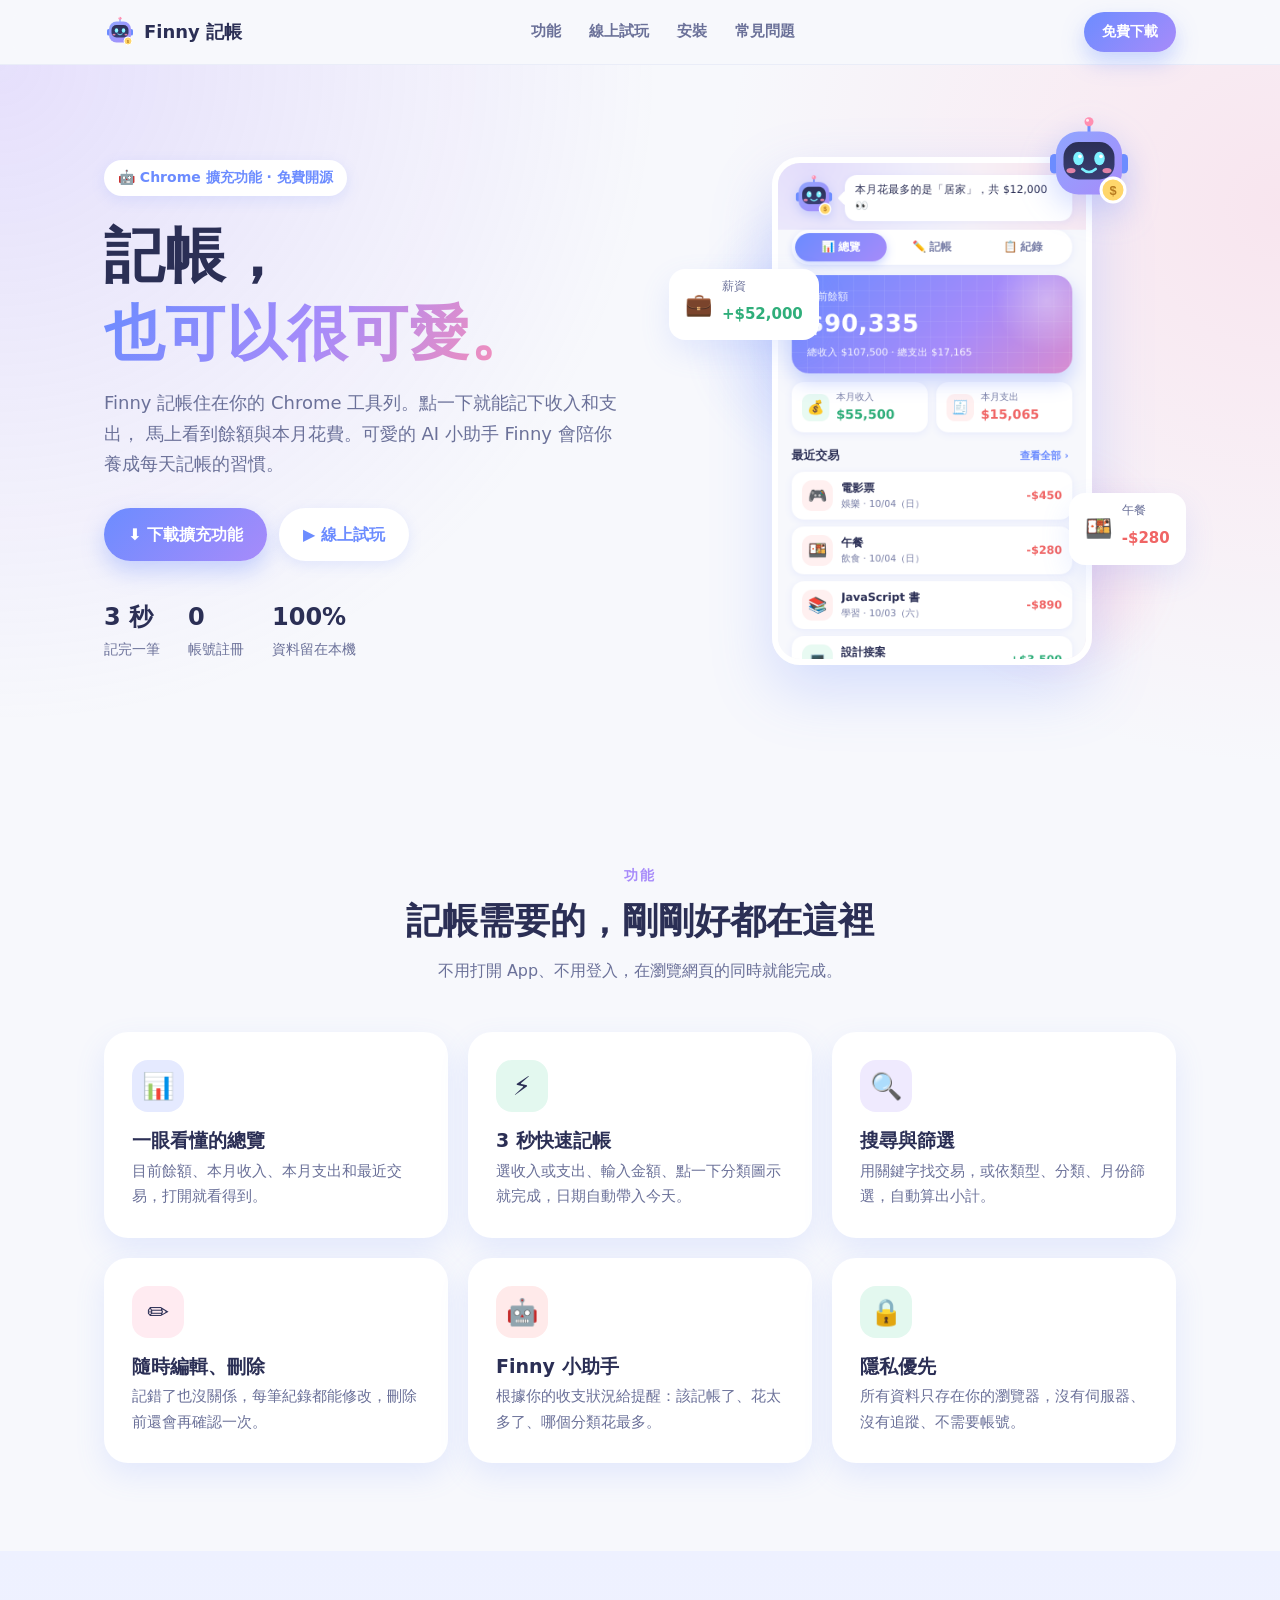
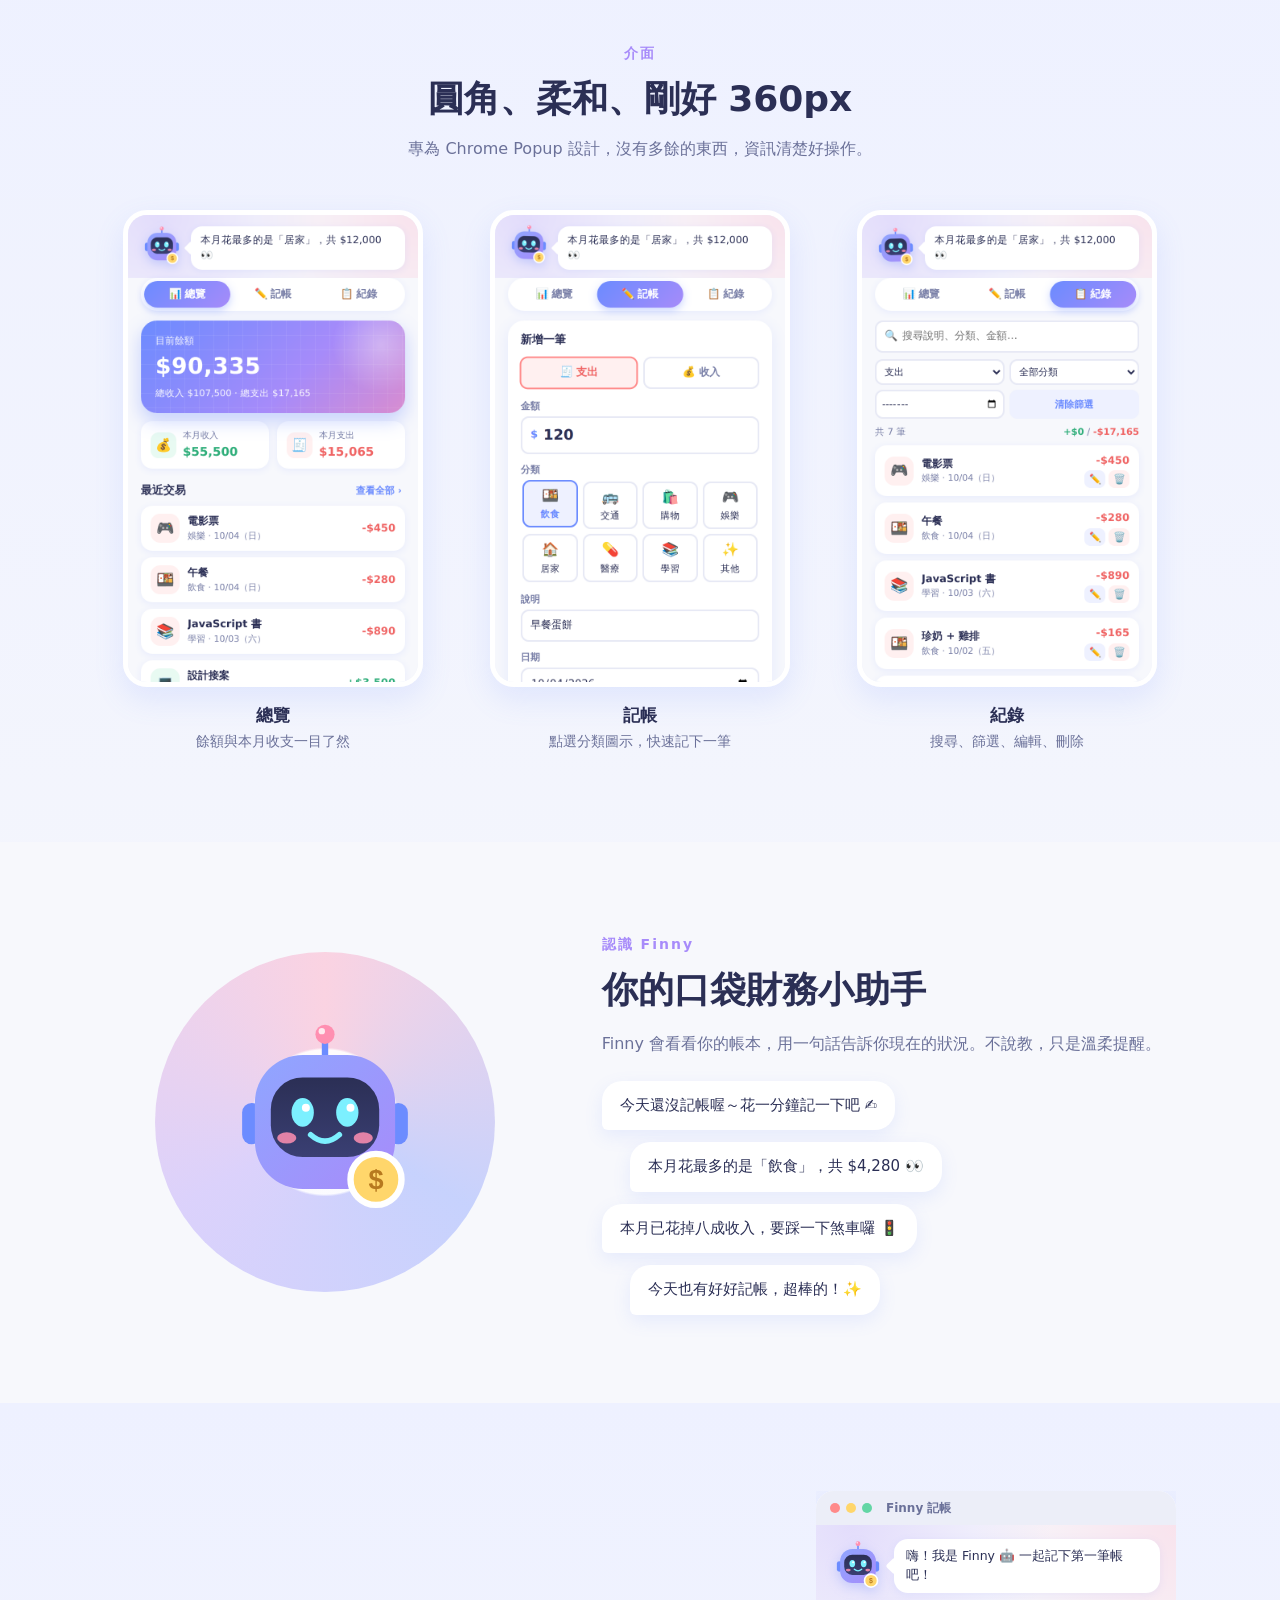
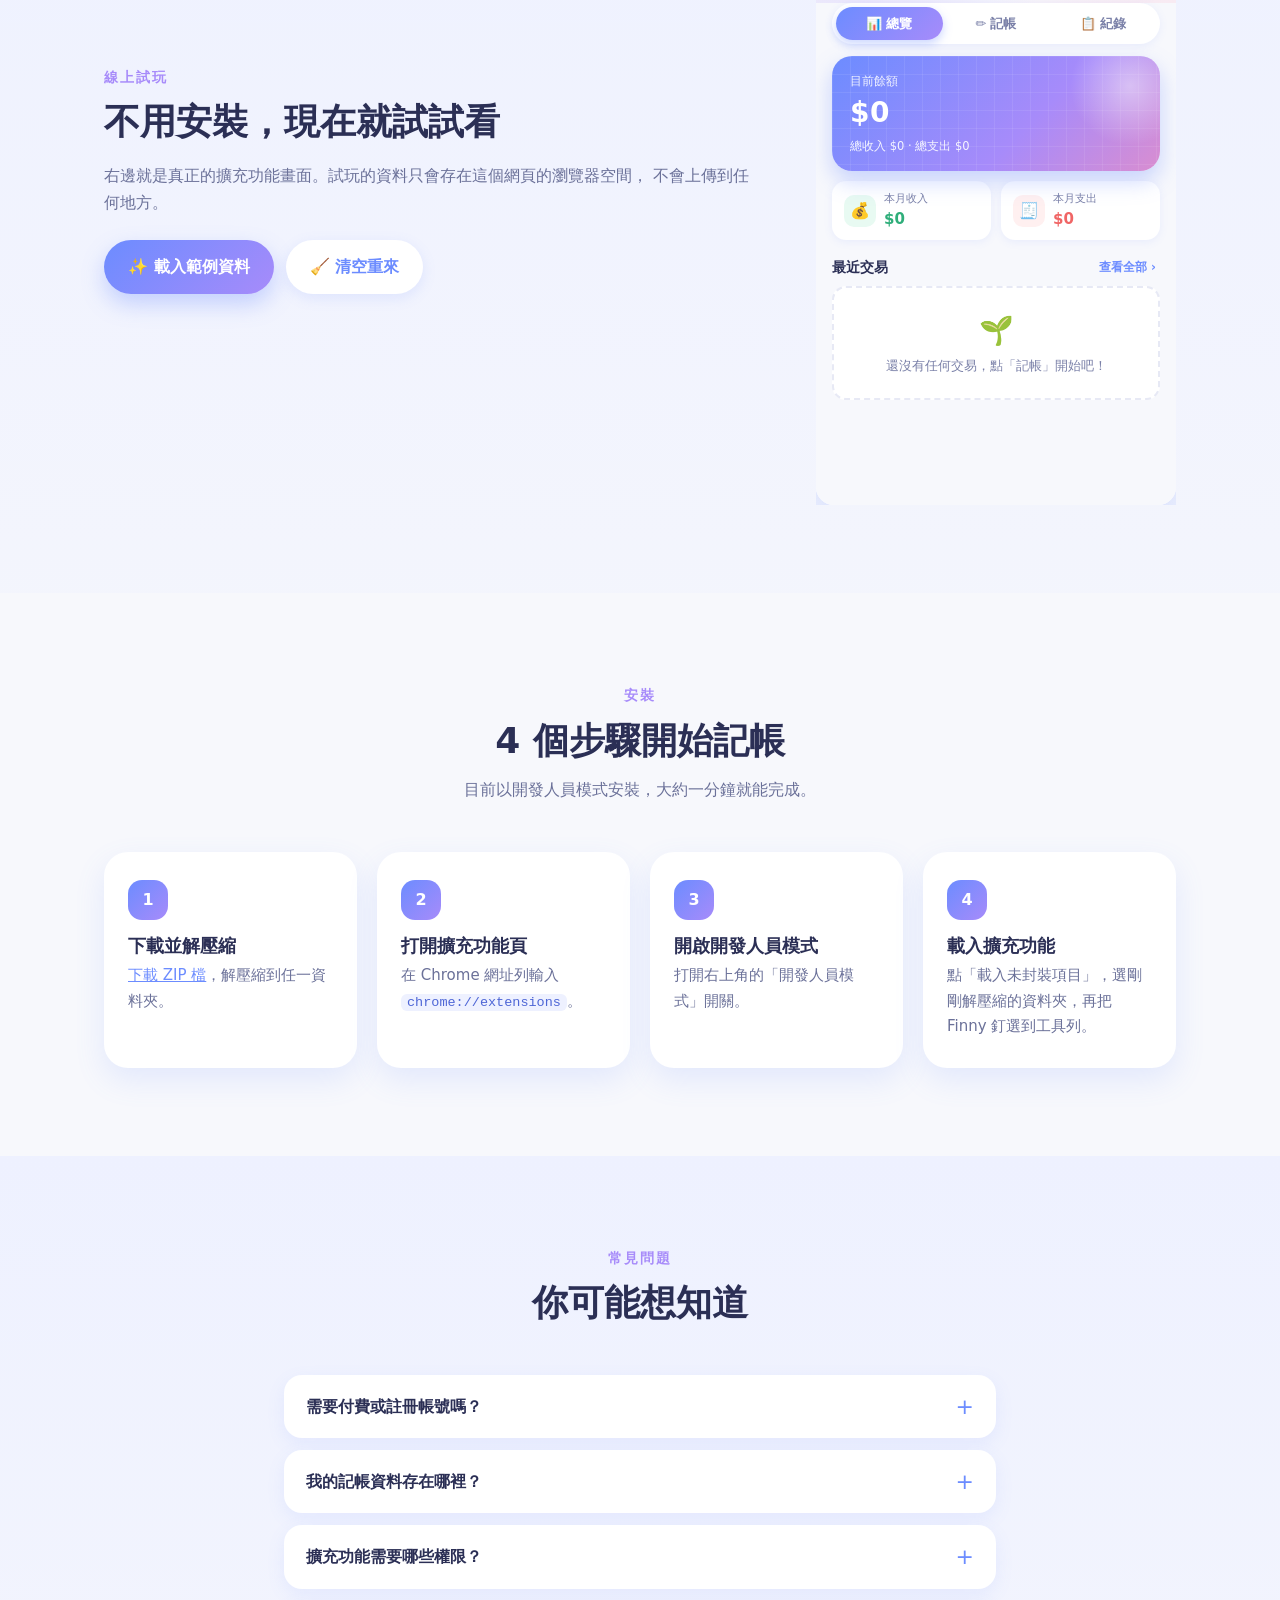
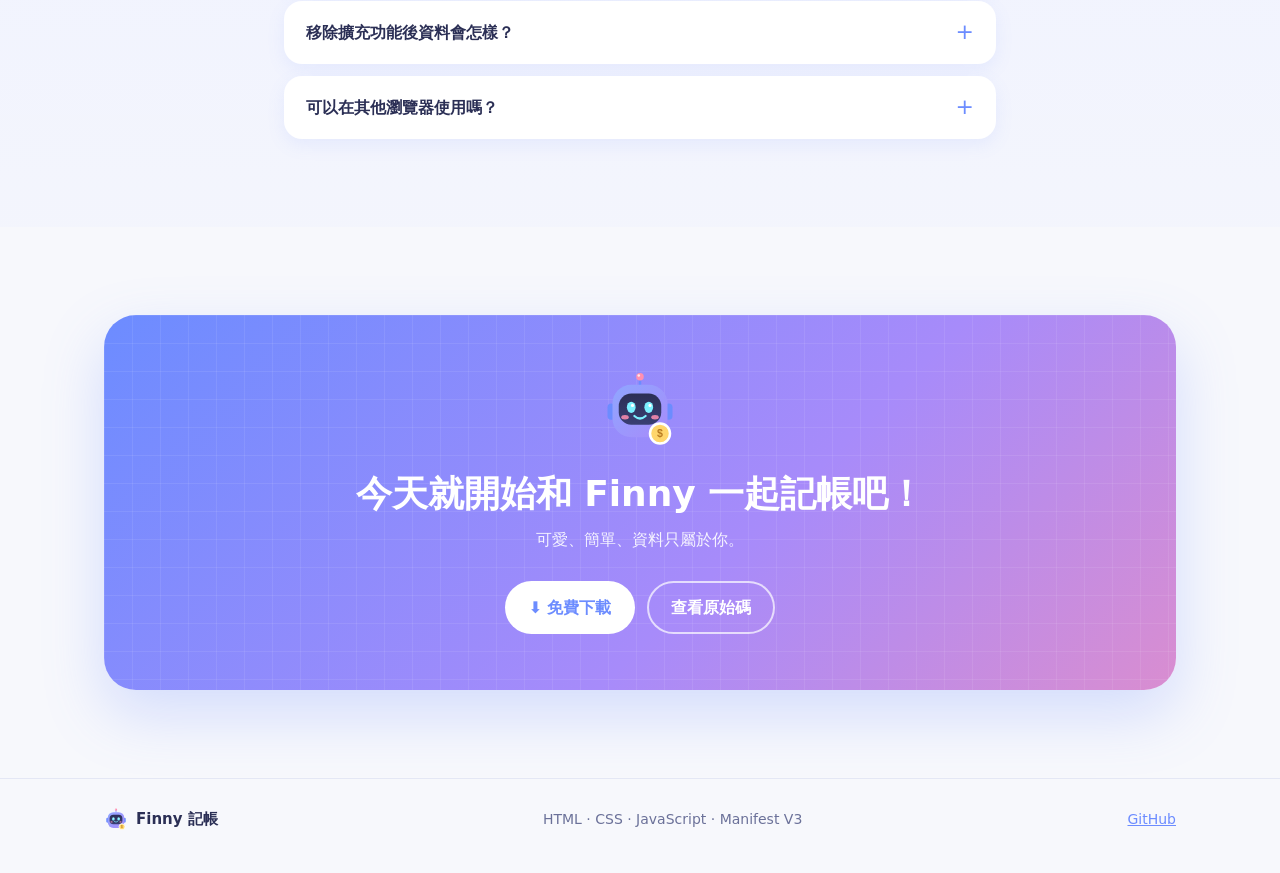
<file: index.html>
<!DOCTYPE html>
<html lang="zh-Hant-TW">
<head>
  <meta charset="UTF-8" />
  <meta name="viewport" content="width=device-width, initial-scale=1" />
  <title>Finny 記帳｜可愛又聰明的 Chrome 記帳小幫手</title>
  <meta name="description" content="Finny 記帳是一款可愛 × 科技 × 簡潔的 Chrome 擴充功能。點一下工具列就能記收入與支出，查看餘額、搜尋與篩選紀錄，資料只存在你的瀏覽器。" />
  <meta property="og:title" content="Finny 記帳｜可愛又聰明的 Chrome 記帳小幫手" />
  <meta property="og:description" content="點一下工具列就能記帳。資料只存在你的瀏覽器，免註冊、免費、開源。" />
  <meta property="og:image" content="site/screens/dashboard.png" />
  <meta name="theme-color" content="#6C8CFF" />
  <link rel="icon" type="image/png" href="assets/icons/icon32.png" />
  <link rel="stylesheet" href="site/style.css" />
</head>
<body>
  <header class="nav">
    <div class="container nav-inner">
      <a class="brand" href="#top">
        <img src="assets/mascot/finny.svg" alt="" width="32" height="32" />
        <span>Finny 記帳</span>
      </a>
      <nav class="nav-links" aria-label="主要導覽">
        <a href="#features">功能</a>
        <a href="#demo">線上試玩</a>
        <a href="#install">安裝</a>
        <a href="#faq">常見問題</a>
      </nav>
      <a class="btn btn-primary btn-sm" href="https://github.com/101academyforyou/PersonalFinanceManagement-ChromeExtension/archive/refs/heads/main.zip">免費下載</a>
    </div>
  </header>

  <main id="top">
    <!-- Hero -->
    <section class="hero">
      <div class="container hero-inner">
        <div class="hero-copy">
          <span class="pill">🤖 Chrome 擴充功能 · 免費開源</span>
          <h1>記帳，<br /><span class="gradient-text">也可以很可愛。</span></h1>
          <p class="lead">
            Finny 記帳住在你的 Chrome 工具列。點一下就能記下收入和支出，
            馬上看到餘額與本月花費。可愛的 AI 小助手 Finny 會陪你養成每天記帳的習慣。
          </p>
          <div class="hero-actions">
            <a class="btn btn-primary" href="https://github.com/101academyforyou/PersonalFinanceManagement-ChromeExtension/archive/refs/heads/main.zip">
              ⬇️ 下載擴充功能
            </a>
            <a class="btn btn-ghost" href="#demo">▶ 線上試玩</a>
          </div>
          <ul class="hero-facts">
            <li><strong>3 秒</strong>記完一筆</li>
            <li><strong>0</strong>帳號註冊</li>
            <li><strong>100%</strong>資料留在本機</li>
          </ul>
        </div>

        <div class="hero-visual" aria-hidden="true">
          <div class="blob blob-a"></div>
          <div class="blob blob-b"></div>
          <img class="hero-shot" src="site/screens/dashboard.png" alt="" width="360" height="580" />
          <div class="float-card float-income">
            <span>💼</span>
            <div><small>薪資</small><b>+$52,000</b></div>
          </div>
          <div class="float-card float-expense">
            <span>🍱</span>
            <div><small>午餐</small><b>-$280</b></div>
          </div>
          <img class="hero-finny" src="assets/mascot/finny.svg" alt="" width="96" height="96" />
        </div>
      </div>
    </section>

    <!-- Features -->
    <section class="section" id="features">
      <div class="container">
        <div class="section-head">
          <span class="eyebrow">功能</span>
          <h2>記帳需要的，剛剛好都在這裡</h2>
          <p>不用打開 App、不用登入，在瀏覽網頁的同時就能完成。</p>
        </div>
        <div class="feature-grid">
          <article class="feature">
            <div class="feature-icon" style="--c: var(--primary)">📊</div>
            <h3>一眼看懂的總覽</h3>
            <p>目前餘額、本月收入、本月支出和最近交易，打開就看得到。</p>
          </article>
          <article class="feature">
            <div class="feature-icon" style="--c: var(--income)">⚡</div>
            <h3>3 秒快速記帳</h3>
            <p>選收入或支出、輸入金額、點一下分類圖示就完成，日期自動帶入今天。</p>
          </article>
          <article class="feature">
            <div class="feature-icon" style="--c: var(--purple)">🔍</div>
            <h3>搜尋與篩選</h3>
            <p>用關鍵字找交易，或依類型、分類、月份篩選，自動算出小計。</p>
          </article>
          <article class="feature">
            <div class="feature-icon" style="--c: var(--pink)">✏️</div>
            <h3>隨時編輯、刪除</h3>
            <p>記錯了也沒關係，每筆紀錄都能修改，刪除前還會再確認一次。</p>
          </article>
          <article class="feature">
            <div class="feature-icon" style="--c: var(--expense)">🤖</div>
            <h3>Finny 小助手</h3>
            <p>根據你的收支狀況給提醒：該記帳了、花太多了、哪個分類花最多。</p>
          </article>
          <article class="feature">
            <div class="feature-icon" style="--c: var(--income)">🔒</div>
            <h3>隱私優先</h3>
            <p>所有資料只存在你的瀏覽器，沒有伺服器、沒有追蹤、不需要帳號。</p>
          </article>
        </div>
      </div>
    </section>

    <!-- Screens -->
    <section class="section section-tint">
      <div class="container">
        <div class="section-head">
          <span class="eyebrow">介面</span>
          <h2>圓角、柔和、剛好 360px</h2>
          <p>專為 Chrome Popup 設計，沒有多餘的東西，資訊清楚好操作。</p>
        </div>
        <div class="screens">
          <figure>
            <img src="site/screens/dashboard.png" alt="總覽畫面：目前餘額、本月收入與支出、最近交易" width="360" height="580" loading="lazy" />
            <figcaption><b>總覽</b>餘額與本月收支一目了然</figcaption>
          </figure>
          <figure>
            <img src="site/screens/form.png" alt="記帳畫面：類型、金額、分類圖示、說明與日期" width="360" height="580" loading="lazy" />
            <figcaption><b>記帳</b>點選分類圖示，快速記下一筆</figcaption>
          </figure>
          <figure>
            <img src="site/screens/list.png" alt="紀錄畫面：搜尋、篩選、編輯與刪除交易" width="360" height="580" loading="lazy" />
            <figcaption><b>紀錄</b>搜尋、篩選、編輯、刪除</figcaption>
          </figure>
        </div>
      </div>
    </section>

    <!-- Finny -->
    <section class="section">
      <div class="container finny-section">
        <div class="finny-visual">
          <img src="assets/mascot/finny.svg" alt="Finny 吉祥物" width="200" height="200" />
        </div>
        <div>
          <span class="eyebrow">認識 Finny</span>
          <h2>你的口袋財務小助手</h2>
          <p class="muted">Finny 會看看你的帳本，用一句話告訴你現在的狀況。不說教，只是溫柔提醒。</p>
          <ul class="chat">
            <li>今天還沒記帳喔～花一分鐘記一下吧 ✍️</li>
            <li>本月花最多的是「飲食」，共 $4,280 👀</li>
            <li>本月已花掉八成收入，要踩一下煞車囉 🚦</li>
            <li>今天也有好好記帳，超棒的！✨</li>
          </ul>
        </div>
      </div>
    </section>

    <!-- Live demo -->
    <section class="section section-tint" id="demo">
      <div class="container demo">
        <div class="demo-copy">
          <span class="eyebrow">線上試玩</span>
          <h2>不用安裝，現在就試試看</h2>
          <p class="muted">
            右邊就是真正的擴充功能畫面。試玩的資料只會存在這個網頁的瀏覽器空間，
            不會上傳到任何地方。
          </p>
          <div class="demo-actions">
            <button class="btn btn-primary" id="loadDemo" type="button">✨ 載入範例資料</button>
            <button class="btn btn-ghost" id="clearDemo" type="button">🧹 清空重來</button>
          </div>
          <p class="demo-status" id="demoStatus" role="status" aria-live="polite"></p>
        </div>
        <div class="demo-frame-wrap" id="demoWrap">
          <div class="demo-frame">
            <div class="demo-bar" aria-hidden="true"><i></i><i></i><i></i><span>Finny 記帳</span></div>
            <iframe id="demoFrame" src="popup.html" title="Finny 記帳線上試玩" width="360" height="580"></iframe>
          </div>
        </div>
      </div>
    </section>

    <!-- Install -->
    <section class="section" id="install">
      <div class="container">
        <div class="section-head">
          <span class="eyebrow">安裝</span>
          <h2>4 個步驟開始記帳</h2>
          <p>目前以開發人員模式安裝，大約一分鐘就能完成。</p>
        </div>
        <ol class="steps">
          <li>
            <span class="step-num">1</span>
            <h3>下載並解壓縮</h3>
            <p><a href="https://github.com/101academyforyou/PersonalFinanceManagement-ChromeExtension/archive/refs/heads/main.zip">下載 ZIP 檔</a>，解壓縮到任一資料夾。</p>
          </li>
          <li>
            <span class="step-num">2</span>
            <h3>打開擴充功能頁</h3>
            <p>在 Chrome 網址列輸入 <code>chrome://extensions</code>。</p>
          </li>
          <li>
            <span class="step-num">3</span>
            <h3>開啟開發人員模式</h3>
            <p>打開右上角的「開發人員模式」開關。</p>
          </li>
          <li>
            <span class="step-num">4</span>
            <h3>載入擴充功能</h3>
            <p>點「載入未封裝項目」，選剛剛解壓縮的資料夾，再把 Finny 釘選到工具列。</p>
          </li>
        </ol>
      </div>
    </section>

    <!-- FAQ -->
    <section class="section section-tint" id="faq">
      <div class="container narrow">
        <div class="section-head">
          <span class="eyebrow">常見問題</span>
          <h2>你可能想知道</h2>
        </div>
        <div class="faq">
          <details>
            <summary>需要付費或註冊帳號嗎？</summary>
            <p>完全免費，也不需要註冊。安裝好就能直接開始記帳。</p>
          </details>
          <details>
            <summary>我的記帳資料存在哪裡？</summary>
            <p>資料存在 Chrome 的 <code>chrome.storage.local</code>，也就是你自己的電腦裡。Finny 記帳沒有後端伺服器，不會上傳任何資料。</p>
          </details>
          <details>
            <summary>擴充功能需要哪些權限？</summary>
            <p>只需要 <code>storage</code> 一個權限，用來保存你的交易紀錄。它不會讀取你瀏覽的網頁內容。</p>
          </details>
          <details>
            <summary>移除擴充功能後資料會怎樣？</summary>
            <p>移除擴充功能時，Chrome 會一併刪除它保存的資料，請在移除前確認不再需要這些紀錄。</p>
          </details>
          <details>
            <summary>可以在其他瀏覽器使用嗎？</summary>
            <p>Finny 記帳使用 Manifest V3 開發，Microsoft Edge、Brave 等以 Chromium 為基礎的瀏覽器也能以相同方式安裝。</p>
          </details>
        </div>
      </div>
    </section>

    <!-- CTA -->
    <section class="section">
      <div class="container">
        <div class="cta">
          <img src="assets/mascot/finny.svg" alt="" width="80" height="80" />
          <h2>今天就開始和 Finny 一起記帳吧！</h2>
          <p>可愛、簡單、資料只屬於你。</p>
          <div class="hero-actions center">
            <a class="btn btn-light" href="https://github.com/101academyforyou/PersonalFinanceManagement-ChromeExtension/archive/refs/heads/main.zip">⬇️ 免費下載</a>
            <a class="btn btn-outline-light" href="https://github.com/101academyforyou/PersonalFinanceManagement-ChromeExtension">查看原始碼</a>
          </div>
        </div>
      </div>
    </section>
  </main>

  <footer class="footer">
    <div class="container footer-inner">
      <span class="brand small"><img src="assets/mascot/finny.svg" alt="" width="24" height="24" />Finny 記帳</span>
      <span class="muted">HTML · CSS · JavaScript · Manifest V3</span>
      <a href="https://github.com/101academyforyou/PersonalFinanceManagement-ChromeExtension">GitHub</a>
    </div>
  </footer>

  <script src="site/demo-data.js"></script>
  <script src="site/main.js"></script>
</body>
</html>
</file>
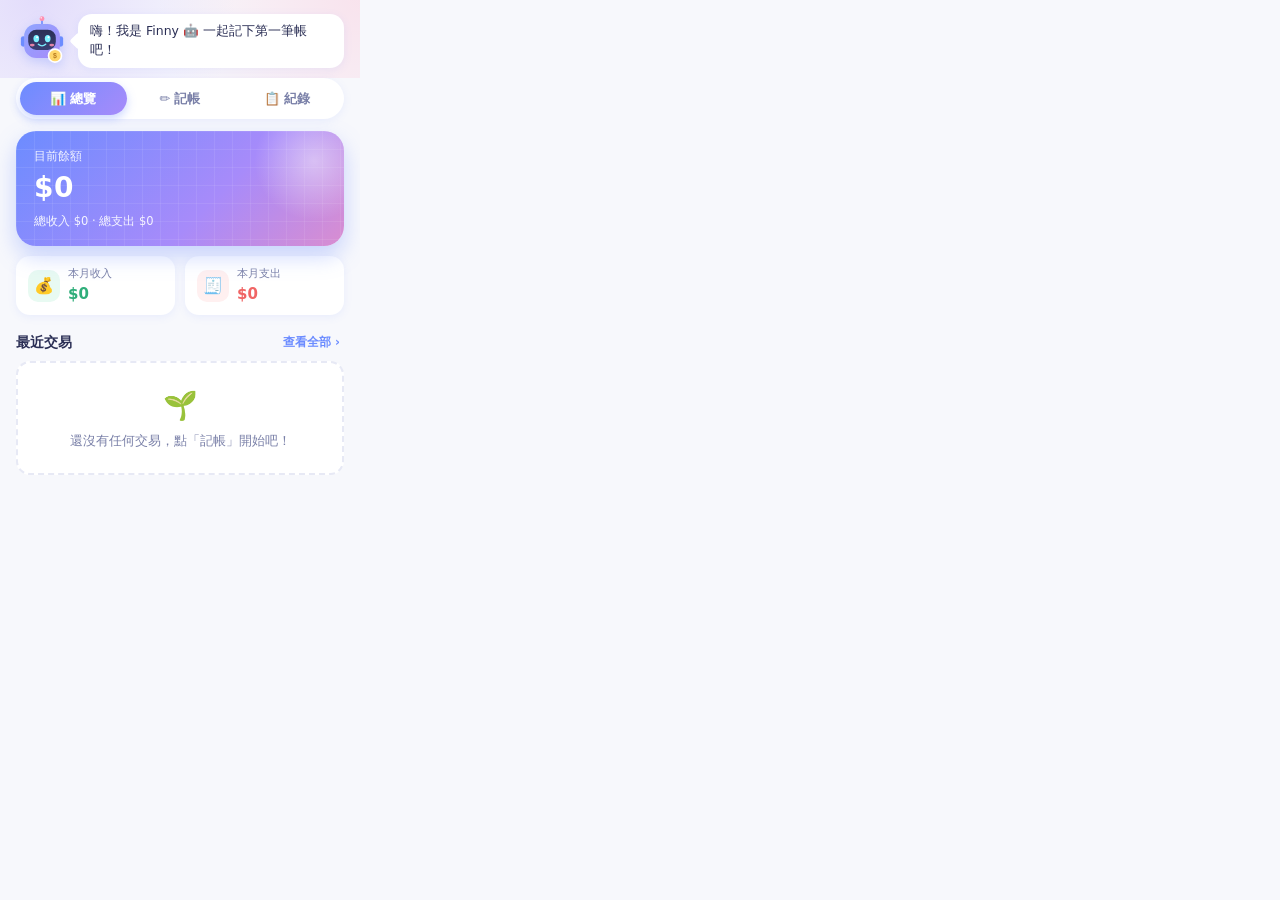
<file: popup.html>
<!DOCTYPE html>
<html lang="zh-Hant-TW">
<head>
  <meta charset="UTF-8" />
  <meta name="viewport" content="width=device-width, initial-scale=1" />
  <title>Finny 記帳</title>
  <link rel="stylesheet" href="popup.css" />
</head>
<body>
  <div class="app">
    <!-- Finny 助手 -->
    <header class="hero">
      <img class="finny" src="assets/mascot/finny.svg" alt="Finny" width="52" height="52" />
      <div class="bubble" id="finnyMessage" aria-live="polite">嗨！我是 Finny 🤖</div>
    </header>

    <!-- 分頁 -->
    <nav class="tabs" role="tablist">
      <button class="tab is-active" role="tab" data-view="dashboard" aria-selected="true">
        <span aria-hidden="true">📊</span>總覽
      </button>
      <button class="tab" role="tab" data-view="form" aria-selected="false">
        <span aria-hidden="true">✏️</span>記帳
      </button>
      <button class="tab" role="tab" data-view="list" aria-selected="false">
        <span aria-hidden="true">📋</span>紀錄
      </button>
      <span class="tab-indicator" aria-hidden="true"></span>
    </nav>

    <main class="views">
      <!-- 總覽 -->
      <section class="view is-active" id="view-dashboard" role="tabpanel">
        <div class="balance-card">
          <div class="balance-label">目前餘額</div>
          <div class="balance-amount" id="balanceAmount">$0</div>
          <div class="balance-sub" id="balanceSub">總收入 $0 · 總支出 $0</div>
          <div class="balance-glow" aria-hidden="true"></div>
        </div>

        <div class="stat-row">
          <div class="stat-card income">
            <div class="stat-icon" aria-hidden="true">💰</div>
            <div>
              <div class="stat-label">本月收入</div>
              <div class="stat-value" id="monthIncome">$0</div>
            </div>
          </div>
          <div class="stat-card expense">
            <div class="stat-icon" aria-hidden="true">🧾</div>
            <div>
              <div class="stat-label">本月支出</div>
              <div class="stat-value" id="monthExpense">$0</div>
            </div>
          </div>
        </div>

        <div class="section-head">
          <h2>最近交易</h2>
          <button class="link-btn" data-goto="list">查看全部 ›</button>
        </div>
        <ul class="tx-list" id="recentList"></ul>
      </section>

      <!-- 記帳 / 編輯 -->
      <section class="view" id="view-form" role="tabpanel">
        <form id="txForm" class="card form" novalidate>
          <div class="form-title">
            <h2 id="formTitle">新增一筆</h2>
            <span class="tx-id-badge" id="formIdBadge" hidden></span>
          </div>

          <div class="type-toggle" role="radiogroup" aria-label="類型">
            <label class="type-option expense">
              <input type="radio" name="type" value="expense" checked />
              <span>🧾 支出</span>
            </label>
            <label class="type-option income">
              <input type="radio" name="type" value="income" />
              <span>💰 收入</span>
            </label>
          </div>

          <label class="field">
            <span class="field-label">金額</span>
            <div class="amount-input">
              <span class="currency" aria-hidden="true">$</span>
              <input type="text" inputmode="decimal" name="amount" placeholder="0" autocomplete="off" />
            </div>
            <span class="field-error" data-error="amount"></span>
          </label>

          <div class="field">
            <span class="field-label">分類</span>
            <div class="category-grid" id="categoryGrid" role="radiogroup" aria-label="分類"></div>
            <span class="field-error" data-error="category"></span>
          </div>

          <label class="field">
            <span class="field-label">說明</span>
            <input type="text" name="description" maxlength="50" placeholder="例如：午餐" autocomplete="off" />
            <span class="field-error" data-error="description"></span>
          </label>

          <label class="field">
            <span class="field-label">日期</span>
            <input type="date" name="date" />
            <span class="field-error" data-error="date"></span>
          </label>

          <div class="form-actions">
            <button type="button" class="btn ghost" id="cancelEdit" hidden>取消</button>
            <button type="submit" class="btn primary" id="submitBtn">記下來 ✨</button>
          </div>
        </form>
      </section>

      <!-- 紀錄 -->
      <section class="view" id="view-list" role="tabpanel">
        <div class="search-box">
          <span aria-hidden="true">🔍</span>
          <input type="search" id="searchInput" placeholder="搜尋說明、分類、金額…" autocomplete="off" />
        </div>

        <div class="filters">
          <select id="filterType" aria-label="類型篩選">
            <option value="all">全部類型</option>
            <option value="expense">支出</option>
            <option value="income">收入</option>
          </select>
          <select id="filterCategory" aria-label="分類篩選">
            <option value="all">全部分類</option>
          </select>
          <input type="month" id="filterMonth" aria-label="月份篩選" />
          <button type="button" class="btn ghost small" id="clearFilters">清除篩選</button>
        </div>

        <div class="list-summary" id="listSummary"></div>
        <ul class="tx-list" id="allList"></ul>
      </section>
    </main>
  </div>

  <!-- 刪除確認 -->
  <div class="modal" id="confirmModal" hidden>
    <div class="modal-card" role="dialog" aria-modal="true" aria-labelledby="confirmTitle">
      <img src="assets/mascot/finny.svg" alt="" width="48" height="48" />
      <h3 id="confirmTitle">確定要刪除嗎？</h3>
      <p id="confirmText"></p>
      <div class="form-actions">
        <button class="btn ghost" id="confirmCancel">先不要</button>
        <button class="btn danger" id="confirmOk">刪除</button>
      </div>
    </div>
  </div>

  <div class="toast" id="toast" role="status" aria-live="polite"></div>

  <script type="module" src="popup.js"></script>
</body>
</html>
</file>
<file: site/style.css>
:root {
  --primary: #6c8cff;
  --purple: #a78bfa;
  --pink: #ff8fb1;
  --income: #63d6a5;
  --expense: #ff8a8a;
  --bg: #f7f8fc;
  --tint: #eef1ff;
  --card: #ffffff;
  --text: #2b2f55;
  --muted: #6b7199;
  --line: #e4e7f5;
  --shadow: 0 12px 30px rgba(108, 140, 255, 0.14);
  --shadow-lg: 0 24px 60px rgba(108, 140, 255, 0.25);
  --radius: 24px;
  --ease: cubic-bezier(0.34, 1.56, 0.64, 1);
}

* {
  box-sizing: border-box;
}

html {
  scroll-behavior: smooth;
  scroll-padding-top: 72px;
}

body {
  margin: 0;
  background: var(--bg);
  color: var(--text);
  font-family: "Noto Sans TC", "PingFang TC", "Microsoft JhengHei", system-ui, sans-serif;
  font-size: 16px;
  line-height: 1.7;
  overflow-x: hidden;
}

img {
  max-width: 100%;
  height: auto;
}

a {
  color: var(--primary);
}

code {
  padding: 1px 6px;
  border-radius: 6px;
  background: var(--tint);
  color: #4e66d6;
  font-size: 0.9em;
  overflow-wrap: anywhere;
}

h1,
h2,
h3 {
  line-height: 1.3;
  margin: 0;
}

.container {
  width: 100%;
  max-width: 1120px;
  margin: 0 auto;
  padding: 0 24px;
}

.container.narrow {
  max-width: 760px;
}

.muted {
  color: var(--muted);
}

/* ===== Buttons ===== */
.btn {
  display: inline-flex;
  align-items: center;
  justify-content: center;
  gap: 6px;
  padding: 13px 24px;
  border: 0;
  border-radius: 999px;
  font: inherit;
  font-weight: 700;
  text-decoration: none;
  cursor: pointer;
  transition: transform 0.2s var(--ease), box-shadow 0.2s, filter 0.2s;
}

.btn:hover {
  transform: translateY(-2px);
}

.btn:active {
  transform: scale(0.97);
}

.btn-sm {
  padding: 8px 18px;
  font-size: 14px;
}

.btn-primary {
  color: #fff;
  background: linear-gradient(135deg, var(--primary), var(--purple));
  box-shadow: 0 10px 22px rgba(108, 140, 255, 0.35);
}

.btn-ghost {
  color: var(--primary);
  background: var(--card);
  box-shadow: 0 4px 14px rgba(108, 140, 255, 0.15);
}

.btn-light {
  color: var(--primary);
  background: #fff;
}

.btn-outline-light {
  color: #fff;
  background: transparent;
  box-shadow: inset 0 0 0 2px rgba(255, 255, 255, 0.7);
}

/* ===== Nav ===== */
.nav {
  position: sticky;
  top: 0;
  z-index: 50;
  background: rgba(247, 248, 252, 0.85);
  backdrop-filter: blur(10px);
  border-bottom: 1px solid rgba(228, 231, 245, 0.7);
}

.nav-inner {
  display: flex;
  align-items: center;
  justify-content: space-between;
  gap: 16px;
  height: 64px;
}

.brand {
  display: inline-flex;
  align-items: center;
  gap: 8px;
  color: var(--text);
  font-weight: 800;
  font-size: 18px;
  text-decoration: none;
}

.brand.small {
  font-size: 15px;
}

.nav-links {
  display: flex;
  gap: 28px;
}

.nav-links a {
  color: var(--muted);
  font-weight: 600;
  font-size: 15px;
  text-decoration: none;
  transition: color 0.2s;
}

.nav-links a:hover {
  color: var(--primary);
}

/* ===== Hero ===== */
.hero {
  position: relative;
  padding: 72px 0 88px;
  background:
    radial-gradient(circle at 0% 0%, rgba(167, 139, 250, 0.22), transparent 45%),
    radial-gradient(circle at 100% 20%, rgba(255, 143, 177, 0.18), transparent 40%);
}

.hero-inner {
  display: grid;
  grid-template-columns: 1.1fr 1fr;
  align-items: center;
  gap: 48px;
}

.pill {
  display: inline-block;
  padding: 6px 14px;
  border-radius: 999px;
  background: var(--card);
  box-shadow: 0 4px 14px rgba(108, 140, 255, 0.15);
  color: var(--primary);
  font-size: 14px;
  font-weight: 700;
}

.hero h1 {
  margin: 20px 0 16px;
  font-size: clamp(38px, 6vw, 60px);
  font-weight: 900;
  letter-spacing: 1px;
}

.gradient-text {
  background: linear-gradient(120deg, var(--primary), var(--purple) 50%, var(--pink));
  -webkit-background-clip: text;
  background-clip: text;
  color: transparent;
}

.lead {
  max-width: 520px;
  margin: 0 0 28px;
  color: var(--muted);
  font-size: 18px;
}

.hero-actions {
  display: flex;
  flex-wrap: wrap;
  gap: 12px;
}

.hero-actions.center {
  justify-content: center;
}

.hero-facts {
  display: flex;
  flex-wrap: wrap;
  gap: 28px;
  margin: 36px 0 0;
  padding: 0;
  list-style: none;
  color: var(--muted);
  font-size: 14px;
}

.hero-facts strong {
  display: block;
  color: var(--text);
  font-size: 24px;
  font-weight: 800;
}

.hero-visual {
  position: relative;
  display: flex;
  justify-content: center;
  padding: 20px 0;
}

.hero-shot {
  position: relative;
  z-index: 1;
  width: 320px;
  border-radius: 28px;
  box-shadow: var(--shadow-lg);
  border: 6px solid #fff;
  animation: floatY 6s ease-in-out infinite;
}

.blob {
  position: absolute;
  border-radius: 50%;
  filter: blur(10px);
  opacity: 0.6;
}

.blob-a {
  width: 280px;
  height: 280px;
  left: 0;
  top: 10%;
  background: radial-gradient(circle, rgba(108, 140, 255, 0.5), transparent 70%);
}

.blob-b {
  width: 240px;
  height: 240px;
  right: 0;
  bottom: 0;
  background: radial-gradient(circle, rgba(255, 143, 177, 0.5), transparent 70%);
}

.float-card {
  position: absolute;
  z-index: 2;
  display: flex;
  align-items: center;
  gap: 10px;
  padding: 10px 16px;
  border-radius: 16px;
  background: var(--card);
  box-shadow: var(--shadow);
  font-size: 22px;
}

.float-card small {
  display: block;
  color: var(--muted);
  font-size: 12px;
  line-height: 1.2;
}

.float-card b {
  font-size: 15px;
}

.float-income {
  top: 24%;
  left: -4%;
  animation: floatY 5s ease-in-out infinite 0.5s;
}

.float-income b {
  color: #2fae7a;
}

.float-expense {
  bottom: 22%;
  right: -2%;
  animation: floatY 5.5s ease-in-out infinite 1s;
}

.float-expense b {
  color: #f06565;
}

.hero-finny {
  position: absolute;
  z-index: 3;
  right: 8%;
  top: -4%;
  width: 96px;
  filter: drop-shadow(0 10px 16px rgba(108, 140, 255, 0.35));
  animation: wobble 4s ease-in-out infinite;
}

@keyframes floatY {
  0%,
  100% {
    transform: translateY(0);
  }
  50% {
    transform: translateY(-10px);
  }
}

@keyframes wobble {
  0%,
  100% {
    transform: translateY(0) rotate(-6deg);
  }
  50% {
    transform: translateY(-8px) rotate(6deg);
  }
}

/* ===== Sections ===== */
.section {
  padding: 88px 0;
}

.section-tint {
  background: linear-gradient(180deg, var(--tint), rgba(238, 241, 255, 0.4));
}

.section-head {
  max-width: 640px;
  margin: 0 auto 48px;
  text-align: center;
}

.section-head p {
  margin: 12px 0 0;
  color: var(--muted);
}

.eyebrow {
  display: inline-block;
  margin-bottom: 10px;
  color: var(--purple);
  font-size: 14px;
  font-weight: 800;
  letter-spacing: 2px;
}

h2 {
  font-size: clamp(26px, 4vw, 36px);
  font-weight: 800;
}

/* ===== Features ===== */
.feature-grid {
  display: grid;
  grid-template-columns: repeat(3, 1fr);
  gap: 20px;
}

.feature {
  padding: 28px;
  border-radius: var(--radius);
  background: var(--card);
  box-shadow: var(--shadow);
  transition: transform 0.25s var(--ease), box-shadow 0.25s;
}

.feature:hover {
  transform: translateY(-6px);
  box-shadow: var(--shadow-lg);
}

.feature-icon {
  display: grid;
  place-items: center;
  width: 52px;
  height: 52px;
  margin-bottom: 16px;
  border-radius: 16px;
  font-size: 26px;
  background: color-mix(in srgb, var(--c) 18%, white);
}

.feature h3 {
  margin-bottom: 6px;
  font-size: 19px;
}

.feature p {
  margin: 0;
  color: var(--muted);
  font-size: 15px;
}

/* ===== Screens ===== */
.screens {
  display: grid;
  grid-template-columns: repeat(3, 1fr);
  gap: 28px;
  justify-items: center;
}

.screens figure {
  margin: 0;
  max-width: 300px;
  text-align: center;
}

.screens img {
  display: block;
  border-radius: 24px;
  border: 5px solid #fff;
  box-shadow: var(--shadow);
  transition: transform 0.3s var(--ease);
}

.screens figure:hover img {
  transform: translateY(-6px) rotate(-1deg);
}

.screens figcaption {
  margin-top: 14px;
  color: var(--muted);
  font-size: 14px;
}

.screens figcaption b {
  display: block;
  color: var(--text);
  font-size: 17px;
}

/* ===== Finny ===== */
.finny-section {
  display: grid;
  grid-template-columns: 1fr 1.3fr;
  align-items: center;
  gap: 56px;
}

.finny-visual {
  display: grid;
  place-items: center;
  aspect-ratio: 1;
  max-width: 340px;
  width: 100%;
  margin: 0 auto;
  border-radius: 50%;
  background:
    radial-gradient(circle, rgba(255, 255, 255, 0.9) 30%, transparent 31%),
    conic-gradient(from 120deg, rgba(108, 140, 255, 0.35), rgba(167, 139, 250, 0.35), rgba(255, 143, 177, 0.35), rgba(108, 140, 255, 0.35));
}

.finny-visual img {
  width: 60%;
  animation: wobble 4s ease-in-out infinite;
}

.chat {
  display: flex;
  flex-direction: column;
  gap: 12px;
  margin: 24px 0 0;
  padding: 0;
  list-style: none;
}

.chat li {
  align-self: flex-start;
  max-width: 100%;
  padding: 12px 18px;
  border-radius: 20px 20px 20px 6px;
  background: var(--card);
  box-shadow: 0 6px 18px rgba(108, 140, 255, 0.12);
  font-size: 15px;
}

.chat li:nth-child(even) {
  margin-left: 28px;
}

/* ===== Demo ===== */
.demo {
  display: grid;
  grid-template-columns: 1fr auto;
  align-items: center;
  gap: 56px;
}

.demo-actions {
  display: flex;
  flex-wrap: wrap;
  gap: 12px;
  margin-top: 24px;
}

.demo-status {
  min-height: 1.7em;
  margin: 14px 0 0;
  color: var(--primary);
  font-weight: 600;
  font-size: 15px;
}

.demo-frame-wrap {
  --scale: 1;
  overflow: hidden;
  width: 360px;
  max-width: 100%;
}

.demo-frame {
  width: 360px;
  overflow: hidden;
  border-radius: 18px;
  background: #fff;
  box-shadow: var(--shadow-lg);
  transform: scale(var(--scale));
  transform-origin: top left;
}

.demo-bar {
  display: flex;
  align-items: center;
  gap: 6px;
  height: 34px;
  padding: 0 14px;
  background: #eceef8;
  font-size: 12px;
  color: var(--muted);
}

.demo-bar i {
  width: 10px;
  height: 10px;
  border-radius: 50%;
  background: var(--expense);
}

.demo-bar i:nth-child(2) {
  background: #ffd66b;
}

.demo-bar i:nth-child(3) {
  background: var(--income);
}

.demo-bar span {
  margin-left: 8px;
  font-weight: 600;
}

.demo-frame iframe {
  display: block;
  border: 0;
  width: 360px;
  height: 580px;
}

/* ===== Steps ===== */
.steps {
  display: grid;
  grid-template-columns: repeat(4, 1fr);
  gap: 20px;
  margin: 0;
  padding: 0;
  list-style: none;
  counter-reset: step;
}

.steps li {
  position: relative;
  padding: 28px 24px;
  border-radius: var(--radius);
  background: var(--card);
  box-shadow: var(--shadow);
}

.step-num {
  display: grid;
  place-items: center;
  width: 40px;
  height: 40px;
  margin-bottom: 14px;
  border-radius: 14px;
  color: #fff;
  font-weight: 800;
  background: linear-gradient(135deg, var(--primary), var(--purple));
}

.steps h3 {
  margin-bottom: 6px;
  font-size: 18px;
}

.steps p {
  margin: 0;
  color: var(--muted);
  font-size: 15px;
}

/* ===== FAQ ===== */
.faq {
  display: flex;
  flex-direction: column;
  gap: 12px;
}

.faq details {
  padding: 0 22px;
  border-radius: 18px;
  background: var(--card);
  box-shadow: 0 6px 18px rgba(108, 140, 255, 0.1);
}

.faq summary {
  position: relative;
  padding: 18px 28px 18px 0;
  font-weight: 700;
  cursor: pointer;
  list-style: none;
}

.faq summary::-webkit-details-marker {
  display: none;
}

.faq summary::after {
  content: "+";
  position: absolute;
  right: 0;
  top: 50%;
  transform: translateY(-50%);
  color: var(--primary);
  font-size: 22px;
  font-weight: 400;
  transition: transform 0.25s var(--ease);
}

.faq details[open] summary::after {
  transform: translateY(-50%) rotate(45deg);
}

.faq details p {
  margin: 0 0 18px;
  color: var(--muted);
}

/* ===== CTA ===== */
.cta {
  position: relative;
  overflow: hidden;
  padding: 56px 24px;
  border-radius: 32px;
  text-align: center;
  color: #fff;
  background: linear-gradient(135deg, var(--primary), var(--purple) 60%, var(--pink) 130%);
  box-shadow: var(--shadow-lg);
}

.cta::before {
  content: "";
  position: absolute;
  inset: 0;
  background-image:
    linear-gradient(rgba(255, 255, 255, 0.08) 1px, transparent 1px),
    linear-gradient(90deg, rgba(255, 255, 255, 0.08) 1px, transparent 1px);
  background-size: 28px 28px;
  pointer-events: none;
}

.cta > * {
  position: relative;
}

.cta img {
  animation: wobble 4s ease-in-out infinite;
}

.cta h2 {
  margin: 12px 0 8px;
}

.cta p {
  margin: 0 0 28px;
  opacity: 0.9;
}

/* ===== Footer ===== */
.footer {
  padding: 28px 0 40px;
  border-top: 1px solid var(--line);
  font-size: 14px;
}

.footer-inner {
  display: flex;
  flex-wrap: wrap;
  align-items: center;
  justify-content: space-between;
  gap: 12px;
}

/* ===== Responsive ===== */
@media (max-width: 960px) {
  .hero-inner,
  .finny-section,
  .demo {
    grid-template-columns: minmax(0, 1fr);
  }

  .hero-copy,
  .demo-copy {
    text-align: center;
  }

  .lead {
    margin-left: auto;
    margin-right: auto;
  }

  .hero-actions,
  .hero-facts,
  .demo-actions {
    justify-content: center;
  }

  .demo-frame-wrap {
    margin: 0 auto;
  }

  .feature-grid {
    grid-template-columns: repeat(2, 1fr);
  }

  .steps {
    grid-template-columns: repeat(2, 1fr);
  }
}

@media (max-width: 720px) {
  .nav-links {
    display: none;
  }

  .screens {
    grid-template-columns: 1fr;
  }
}

@media (max-width: 600px) {
  .container {
    padding: 0 16px;
  }

  .hero {
    padding: 48px 0 56px;
  }

  .section {
    padding: 64px 0;
  }

  .feature-grid,
  .steps {
    grid-template-columns: 1fr;
  }

  .hero-shot {
    width: 260px;
  }

  .float-card {
    font-size: 18px;
    padding: 8px 12px;
  }

  .float-income {
    left: 0;
  }

  .float-expense {
    right: 0;
  }

  .hero-finny {
    width: 72px;
    right: 2%;
  }

  .chat li:nth-child(even) {
    margin-left: 16px;
  }
}

@media (prefers-reduced-motion: reduce) {
  html {
    scroll-behavior: auto;
  }

  *,
  *::before,
  *::after {
    animation: none !important;
    transition: none !important;
  }
}
</file>
<file: popup.css>
/* ===== Cute Tech Theme ===== */
:root {
  --primary: #6c8cff;
  --purple: #a78bfa;
  --pink: #ff8fb1;
  --income: #63d6a5;
  --expense: #ff8a8a;
  --bg: #f7f8fc;

  --text: #2b2f55;
  --text-soft: #7a80a8;
  --line: #e7e9f5;
  --card: #ffffff;
  --income-soft: #e8faf2;
  --expense-soft: #fff0f0;
  --primary-soft: #eef1ff;

  --radius-lg: 20px;
  --radius-md: 14px;
  --radius-sm: 10px;
  --shadow: 0 6px 18px rgba(108, 140, 255, 0.12);
  --shadow-sm: 0 2px 8px rgba(108, 140, 255, 0.1);
  --ease: cubic-bezier(0.34, 1.56, 0.64, 1);
}

* {
  box-sizing: border-box;
}

html,
body {
  margin: 0;
  padding: 0;
}

body {
  width: 360px;
  height: 580px;
  overflow: hidden;
  background: var(--bg);
  color: var(--text);
  font-family: "Noto Sans TC", "PingFang TC", "Microsoft JhengHei", system-ui, sans-serif;
  font-size: 13px;
  line-height: 1.5;
}

button,
input,
select {
  font: inherit;
  color: inherit;
}

button {
  cursor: pointer;
}

[hidden] {
  display: none !important;
}

.app {
  display: flex;
  flex-direction: column;
  height: 100%;
}

/* ===== Hero / Finny ===== */
.hero {
  display: flex;
  align-items: center;
  gap: 10px;
  padding: 14px 16px 10px;
  background:
    radial-gradient(circle at 10% 0%, rgba(167, 139, 250, 0.25), transparent 60%),
    radial-gradient(circle at 100% 0%, rgba(255, 143, 177, 0.2), transparent 55%);
}

.finny {
  flex: none;
  animation: float 3.2s ease-in-out infinite;
  filter: drop-shadow(0 4px 6px rgba(108, 140, 255, 0.3));
}

@keyframes float {
  0%,
  100% {
    transform: translateY(0) rotate(-2deg);
  }
  50% {
    transform: translateY(-4px) rotate(2deg);
  }
}

.bubble {
  position: relative;
  flex: 1;
  min-width: 0;
  padding: 8px 12px;
  background: var(--card);
  border-radius: var(--radius-md);
  box-shadow: var(--shadow-sm);
  font-size: 12.5px;
  overflow-wrap: anywhere;
}

.bubble::before {
  content: "";
  position: absolute;
  left: -6px;
  top: 50%;
  width: 12px;
  height: 12px;
  background: var(--card);
  transform: translateY(-50%) rotate(45deg);
  border-radius: 2px;
}

.bubble.pop {
  animation: pop 0.35s var(--ease);
}

@keyframes pop {
  from {
    transform: scale(0.92);
    opacity: 0.4;
  }
  to {
    transform: scale(1);
    opacity: 1;
  }
}

/* ===== Tabs ===== */
.tabs {
  position: relative;
  display: grid;
  grid-template-columns: repeat(3, 1fr);
  margin: 0 16px;
  padding: 4px;
  background: var(--card);
  border-radius: 999px;
  box-shadow: var(--shadow-sm);
}

.tab {
  position: relative;
  z-index: 1;
  display: flex;
  align-items: center;
  justify-content: center;
  gap: 4px;
  padding: 7px 0;
  border: 0;
  background: none;
  border-radius: 999px;
  color: var(--text-soft);
  font-weight: 600;
  transition: color 0.2s;
}

.tab.is-active {
  color: #fff;
}

.tab-indicator {
  position: absolute;
  top: 4px;
  bottom: 4px;
  left: 4px;
  width: calc((100% - 8px) / 3);
  border-radius: 999px;
  background: linear-gradient(135deg, var(--primary), var(--purple));
  box-shadow: 0 4px 10px rgba(108, 140, 255, 0.35);
  transition: transform 0.35s var(--ease);
}

.tabs[data-active="form"] .tab-indicator {
  transform: translateX(100%);
}

.tabs[data-active="list"] .tab-indicator {
  transform: translateX(200%);
}

/* ===== Views ===== */
.views {
  flex: 1;
  min-height: 0;
  overflow-x: hidden;
  overflow-y: auto;
  padding: 12px 16px 16px;
  scrollbar-width: thin;
  scrollbar-color: #d5daf5 transparent;
}

.view {
  display: none;
}

.view.is-active {
  display: block;
  animation: slideIn 0.3s ease;
}

@keyframes slideIn {
  from {
    opacity: 0;
    transform: translateY(6px);
  }
  to {
    opacity: 1;
    transform: none;
  }
}

.card {
  background: var(--card);
  border-radius: var(--radius-lg);
  box-shadow: var(--shadow);
}

h2 {
  margin: 0;
  font-size: 14px;
}

/* ===== Dashboard ===== */
.balance-card {
  position: relative;
  overflow: hidden;
  padding: 16px 18px;
  border-radius: var(--radius-lg);
  color: #fff;
  background: linear-gradient(135deg, var(--primary) 0%, var(--purple) 60%, var(--pink) 130%);
  box-shadow: 0 10px 22px rgba(108, 140, 255, 0.35);
}

.balance-card::after {
  /* 科技感格線 */
  content: "";
  position: absolute;
  inset: 0;
  background-image:
    linear-gradient(rgba(255, 255, 255, 0.08) 1px, transparent 1px),
    linear-gradient(90deg, rgba(255, 255, 255, 0.08) 1px, transparent 1px);
  background-size: 18px 18px;
  pointer-events: none;
}

.balance-glow {
  position: absolute;
  right: -30px;
  top: -30px;
  width: 120px;
  height: 120px;
  border-radius: 50%;
  background: radial-gradient(circle, rgba(255, 255, 255, 0.45), transparent 70%);
  animation: pulse 4s ease-in-out infinite;
}

@keyframes pulse {
  0%,
  100% {
    transform: scale(1);
    opacity: 0.7;
  }
  50% {
    transform: scale(1.15);
    opacity: 1;
  }
}

.balance-label {
  font-size: 12px;
  opacity: 0.9;
}

.balance-amount {
  position: relative;
  z-index: 1;
  margin: 2px 0 4px;
  font-size: 28px;
  font-weight: 800;
  letter-spacing: 0.5px;
  font-variant-numeric: tabular-nums;
  overflow-wrap: anywhere;
}

.balance-sub {
  position: relative;
  z-index: 1;
  font-size: 11.5px;
  opacity: 0.9;
}

.stat-row {
  display: grid;
  grid-template-columns: 1fr 1fr;
  gap: 10px;
  margin-top: 10px;
}

.stat-card {
  display: flex;
  align-items: center;
  gap: 8px;
  min-width: 0;
  padding: 10px 12px;
  background: var(--card);
  border-radius: var(--radius-md);
  box-shadow: var(--shadow-sm);
  transition: transform 0.2s var(--ease);
}

.stat-card:hover {
  transform: translateY(-2px);
}

.stat-card > div:last-child {
  min-width: 0;
}

.stat-icon {
  display: grid;
  place-items: center;
  flex: none;
  width: 32px;
  height: 32px;
  border-radius: 10px;
  font-size: 16px;
}

.stat-card.income .stat-icon {
  background: var(--income-soft);
}

.stat-card.expense .stat-icon {
  background: var(--expense-soft);
}

.stat-label {
  font-size: 11px;
  color: var(--text-soft);
}

.stat-value {
  font-size: 15px;
  font-weight: 700;
  font-variant-numeric: tabular-nums;
  white-space: nowrap;
  overflow: hidden;
  text-overflow: ellipsis;
}

.stat-card.income .stat-value {
  color: #2fae7a;
}

.stat-card.expense .stat-value {
  color: #f06565;
}

.section-head {
  display: flex;
  align-items: center;
  justify-content: space-between;
  margin: 16px 0 8px;
}

.link-btn {
  border: 0;
  background: none;
  color: var(--primary);
  font-size: 12px;
  font-weight: 600;
  padding: 2px 4px;
}

.link-btn:hover {
  text-decoration: underline;
}

/* ===== Transaction list ===== */
.tx-list {
  list-style: none;
  margin: 0;
  padding: 0;
  display: flex;
  flex-direction: column;
  gap: 8px;
}

.tx-item {
  display: flex;
  align-items: center;
  gap: 10px;
  padding: 10px 12px;
  background: var(--card);
  border-radius: var(--radius-md);
  box-shadow: var(--shadow-sm);
  animation: slideIn 0.3s ease both;
  transition: transform 0.2s var(--ease), box-shadow 0.2s;
}

.tx-item:hover {
  transform: translateY(-1px);
  box-shadow: var(--shadow);
}

.tx-icon {
  display: grid;
  place-items: center;
  flex: none;
  width: 36px;
  height: 36px;
  border-radius: 12px;
  font-size: 18px;
}

.tx-item.income .tx-icon {
  background: var(--income-soft);
}

.tx-item.expense .tx-icon {
  background: var(--expense-soft);
}

.tx-main {
  flex: 1;
  min-width: 0;
}

.tx-title {
  font-weight: 600;
  white-space: nowrap;
  overflow: hidden;
  text-overflow: ellipsis;
}

.tx-meta {
  font-size: 11px;
  color: var(--text-soft);
  white-space: nowrap;
  overflow: hidden;
  text-overflow: ellipsis;
}

.tx-side {
  display: flex;
  flex-direction: column;
  align-items: flex-end;
  gap: 2px;
  flex: none;
  max-width: 45%;
}

.tx-amount {
  font-weight: 700;
  font-variant-numeric: tabular-nums;
  white-space: nowrap;
  overflow: hidden;
  text-overflow: ellipsis;
  max-width: 100%;
}

.tx-item.income .tx-amount {
  color: #2fae7a;
}

.tx-item.expense .tx-amount {
  color: #f06565;
}

.tx-actions {
  display: flex;
  gap: 4px;
}

.icon-btn {
  display: grid;
  place-items: center;
  width: 26px;
  height: 22px;
  border: 0;
  border-radius: 8px;
  background: var(--primary-soft);
  font-size: 12px;
  transition: transform 0.15s var(--ease), background 0.2s;
}

.icon-btn:hover {
  transform: scale(1.1);
}

.icon-btn.delete {
  background: var(--expense-soft);
}

.empty {
  padding: 22px 12px;
  text-align: center;
  color: var(--text-soft);
  background: var(--card);
  border: 2px dashed var(--line);
  border-radius: var(--radius-md);
}

.empty .emoji {
  display: block;
  font-size: 28px;
  margin-bottom: 4px;
}

/* ===== Form ===== */
.form {
  padding: 14px 16px 16px;
}

.form-title {
  display: flex;
  align-items: center;
  justify-content: space-between;
  margin-bottom: 10px;
}

.tx-id-badge {
  padding: 2px 8px;
  border-radius: 999px;
  background: var(--primary-soft);
  color: var(--primary);
  font-size: 11px;
  font-weight: 700;
}

.type-toggle {
  display: grid;
  grid-template-columns: 1fr 1fr;
  gap: 8px;
  margin-bottom: 12px;
}

.type-option input {
  position: absolute;
  opacity: 0;
  pointer-events: none;
}

.type-option span {
  display: block;
  padding: 8px 0;
  text-align: center;
  font-weight: 700;
  border: 2px solid var(--line);
  border-radius: var(--radius-sm);
  color: var(--text-soft);
  cursor: pointer;
  transition: all 0.2s var(--ease);
}

.type-option.expense input:checked + span {
  border-color: var(--expense);
  background: var(--expense-soft);
  color: #f06565;
  transform: scale(1.02);
}

.type-option.income input:checked + span {
  border-color: var(--income);
  background: var(--income-soft);
  color: #2fae7a;
  transform: scale(1.02);
}

.type-option input:focus-visible + span {
  outline: 2px solid var(--primary);
  outline-offset: 2px;
}

.field {
  display: block;
  margin-bottom: 10px;
}

.field-label {
  display: block;
  margin-bottom: 4px;
  font-size: 12px;
  font-weight: 600;
  color: var(--text-soft);
}

.field input[type="text"],
.field input[type="date"],
.filters select,
.filters input,
.search-box {
  width: 100%;
  min-width: 0;
  padding: 8px 10px;
  border: 2px solid var(--line);
  border-radius: var(--radius-sm);
  background: var(--card);
  outline: none;
  transition: border-color 0.2s, box-shadow 0.2s;
}

.field input:focus,
.filters select:focus,
.filters input:focus,
.search-box:focus-within {
  border-color: var(--primary);
  box-shadow: 0 0 0 3px rgba(108, 140, 255, 0.15);
}

.amount-input {
  position: relative;
}

.amount-input .currency {
  position: absolute;
  left: 12px;
  top: 50%;
  transform: translateY(-50%);
  font-weight: 700;
  color: var(--primary);
}

.field .amount-input input {
  padding-left: 26px;
  font-size: 18px;
  font-weight: 700;
  font-variant-numeric: tabular-nums;
}

.field.has-error input,
.field.has-error .category-grid {
  border-color: var(--expense);
}

.field-error {
  display: block;
  min-height: 0;
  font-size: 11px;
  color: #f06565;
}

.field-error:empty {
  display: none;
}

.category-grid {
  display: grid;
  grid-template-columns: repeat(4, 1fr);
  gap: 6px;
  border: 2px solid transparent;
  border-radius: var(--radius-sm);
}

.category-chip {
  display: flex;
  flex-direction: column;
  align-items: center;
  gap: 1px;
  padding: 6px 0;
  border: 2px solid var(--line);
  border-radius: var(--radius-sm);
  background: var(--card);
  font-size: 11.5px;
  transition: all 0.2s var(--ease);
}

.category-chip .emoji {
  font-size: 17px;
}

.category-chip:hover {
  border-color: var(--purple);
}

.category-chip.is-selected {
  border-color: var(--primary);
  background: var(--primary-soft);
  color: var(--primary);
  font-weight: 700;
  transform: translateY(-2px);
}

.form-actions {
  display: flex;
  gap: 8px;
  margin-top: 4px;
}

.btn {
  flex: 1;
  padding: 10px 0;
  border: 0;
  border-radius: var(--radius-sm);
  font-weight: 700;
  transition: transform 0.15s var(--ease), box-shadow 0.2s, filter 0.2s;
}

.btn:active {
  transform: scale(0.97);
}

.btn.primary {
  color: #fff;
  background: linear-gradient(135deg, var(--primary), var(--purple));
  box-shadow: 0 6px 14px rgba(108, 140, 255, 0.35);
}

.btn.primary:hover {
  filter: brightness(1.05);
}

.btn.ghost {
  background: var(--primary-soft);
  color: var(--primary);
}

.btn.danger {
  color: #fff;
  background: linear-gradient(135deg, var(--expense), var(--pink));
  box-shadow: 0 6px 14px rgba(255, 138, 138, 0.35);
}

/* ===== List / Filters ===== */
.search-box {
  display: flex;
  align-items: center;
  gap: 6px;
  padding: 6px 10px;
}

.search-box input {
  flex: 1;
  min-width: 0;
  border: 0;
  outline: none;
  background: none;
  padding: 2px 0;
}

.filters {
  display: grid;
  grid-template-columns: 1fr 1fr;
  gap: 6px;
  margin: 8px 0;
}

.filters select,
.filters input {
  padding: 6px 6px;
  font-size: 12px;
}

.list-summary {
  display: flex;
  justify-content: space-between;
  flex-wrap: wrap;
  gap: 4px;
  margin-bottom: 8px;
  font-size: 11.5px;
  color: var(--text-soft);
}

.list-summary .in {
  color: #2fae7a;
  font-weight: 600;
}

.list-summary .out {
  color: #f06565;
  font-weight: 600;
}

.btn.small {
  padding: 6px 0;
  font-size: 12px;
}

/* ===== Modal ===== */
.modal {
  position: fixed;
  inset: 0;
  z-index: 10;
  display: grid;
  place-items: center;
  padding: 24px;
  background: rgba(43, 47, 85, 0.35);
  backdrop-filter: blur(2px);
  animation: fadeIn 0.2s ease;
}

.modal-card {
  width: 100%;
  padding: 18px;
  text-align: center;
  background: var(--card);
  border-radius: var(--radius-lg);
  box-shadow: var(--shadow);
  animation: pop 0.3s var(--ease);
}

.modal-card h3 {
  margin: 6px 0 4px;
  font-size: 15px;
}

.modal-card p {
  margin: 0 0 14px;
  color: var(--text-soft);
  overflow-wrap: anywhere;
}

@keyframes fadeIn {
  from {
    opacity: 0;
  }
}

/* ===== Toast ===== */
.toast {
  position: fixed;
  left: 50%;
  bottom: 16px;
  z-index: 20;
  max-width: calc(100% - 32px);
  padding: 8px 14px;
  border-radius: 999px;
  background: var(--text);
  color: #fff;
  font-size: 12px;
  box-shadow: var(--shadow);
  opacity: 0;
  pointer-events: none;
  transform: translate(-50%, 10px);
  transition: opacity 0.25s, transform 0.3s var(--ease);
}

.toast.show {
  opacity: 1;
  transform: translate(-50%, 0);
}

@media (prefers-reduced-motion: reduce) {
  *,
  *::before,
  *::after {
    animation: none !important;
    transition: none !important;
  }
}
</file>
